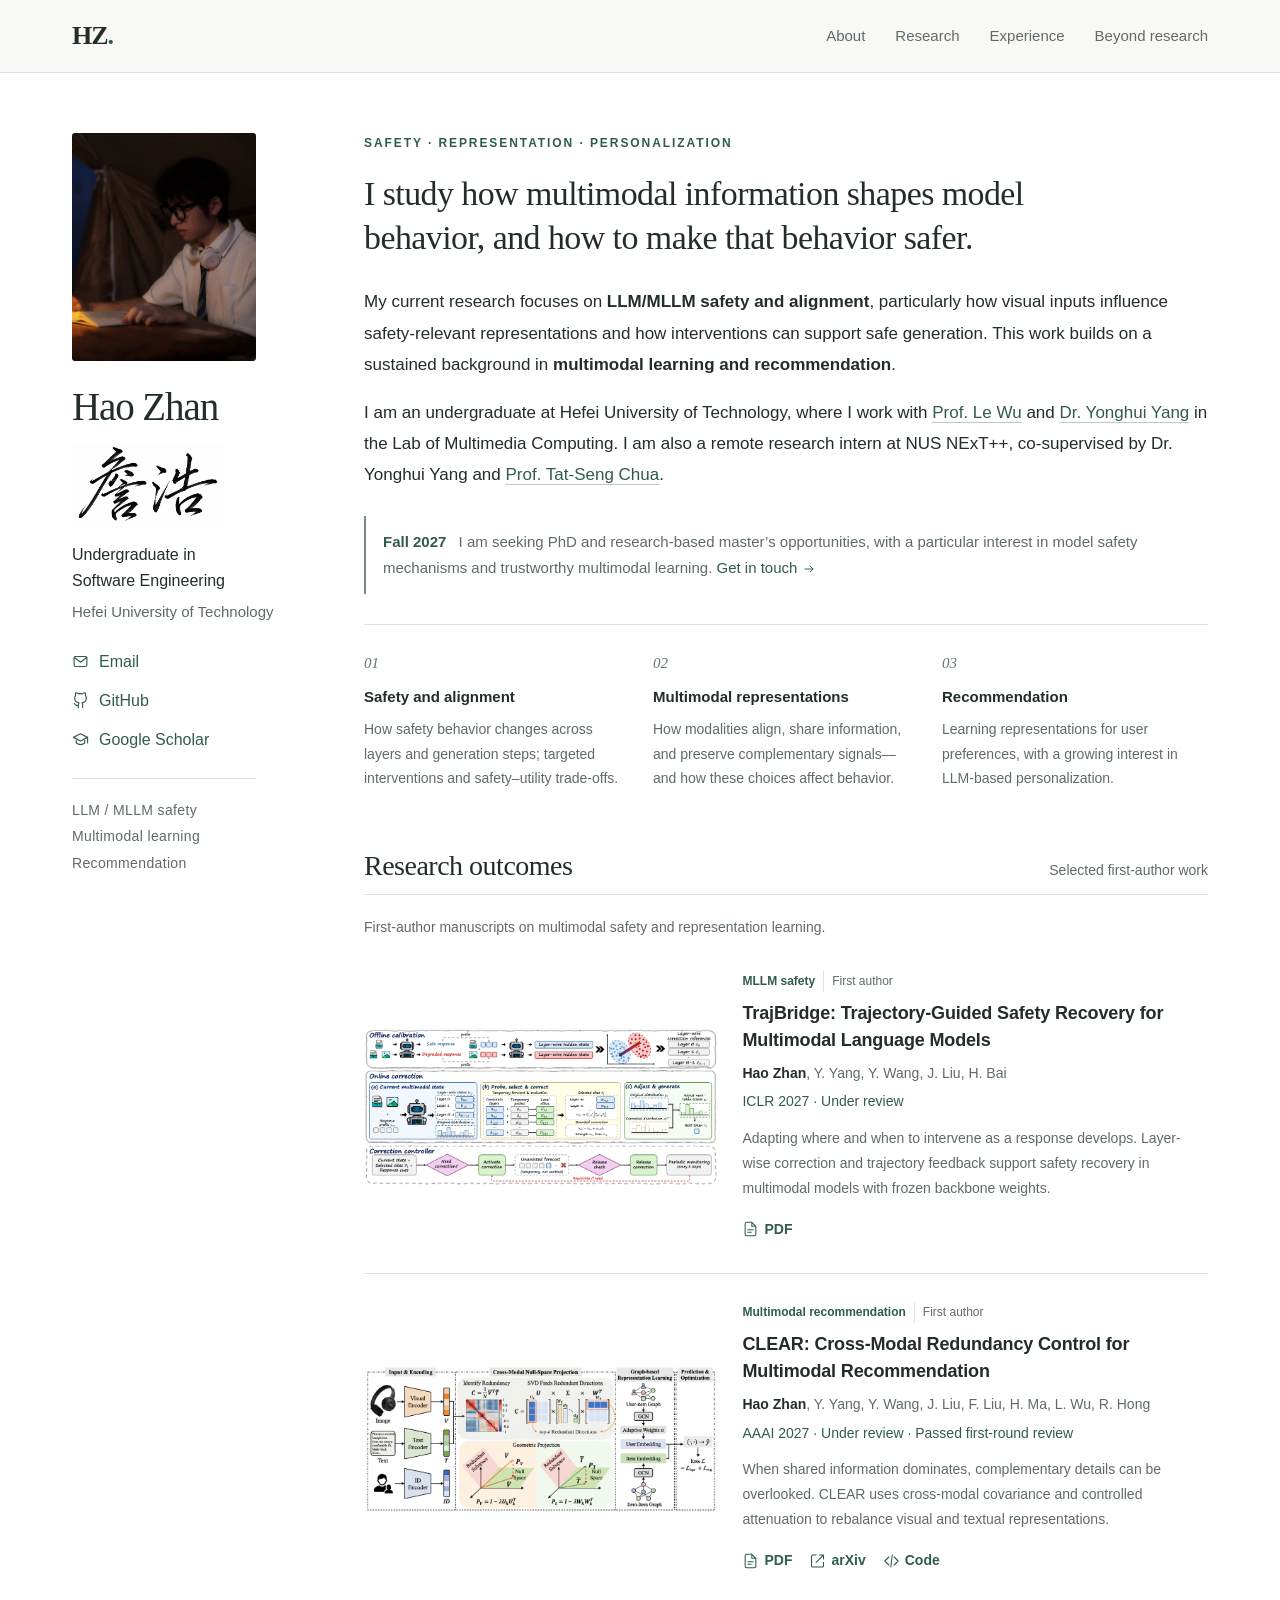
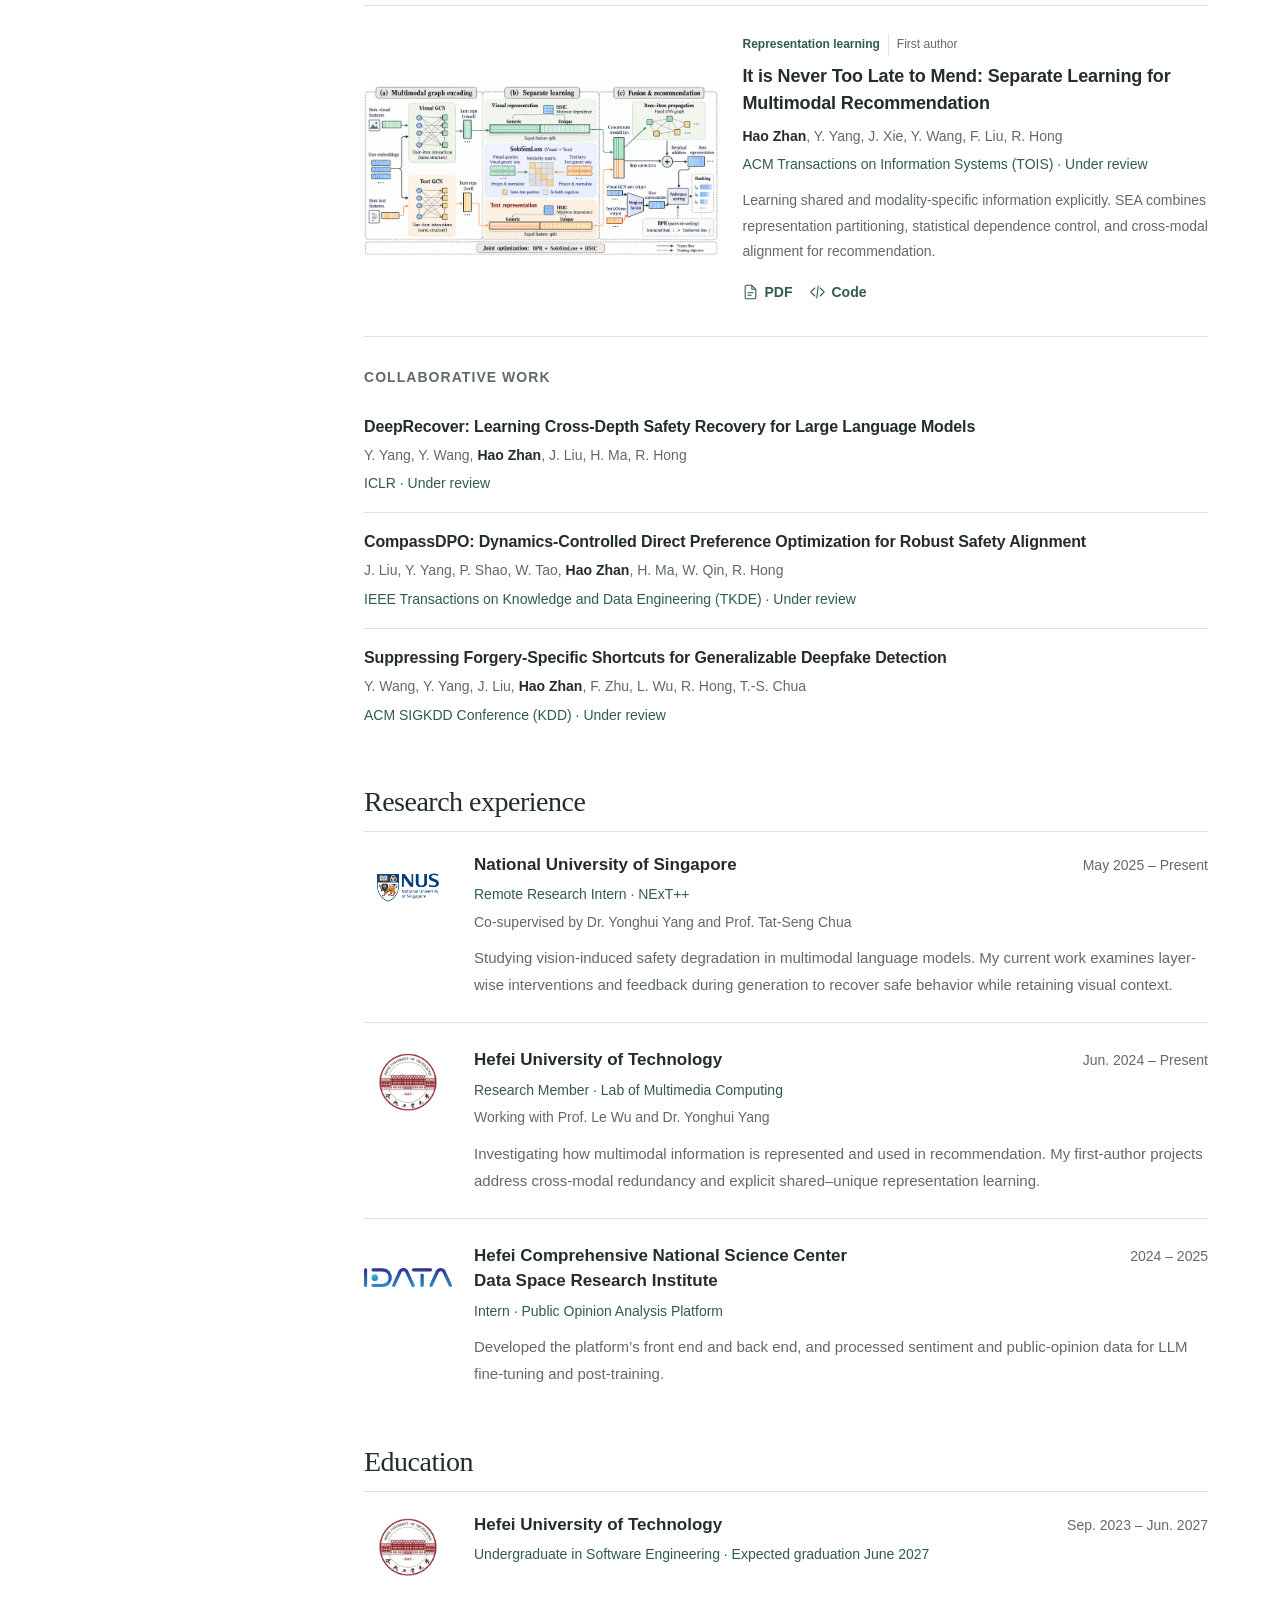
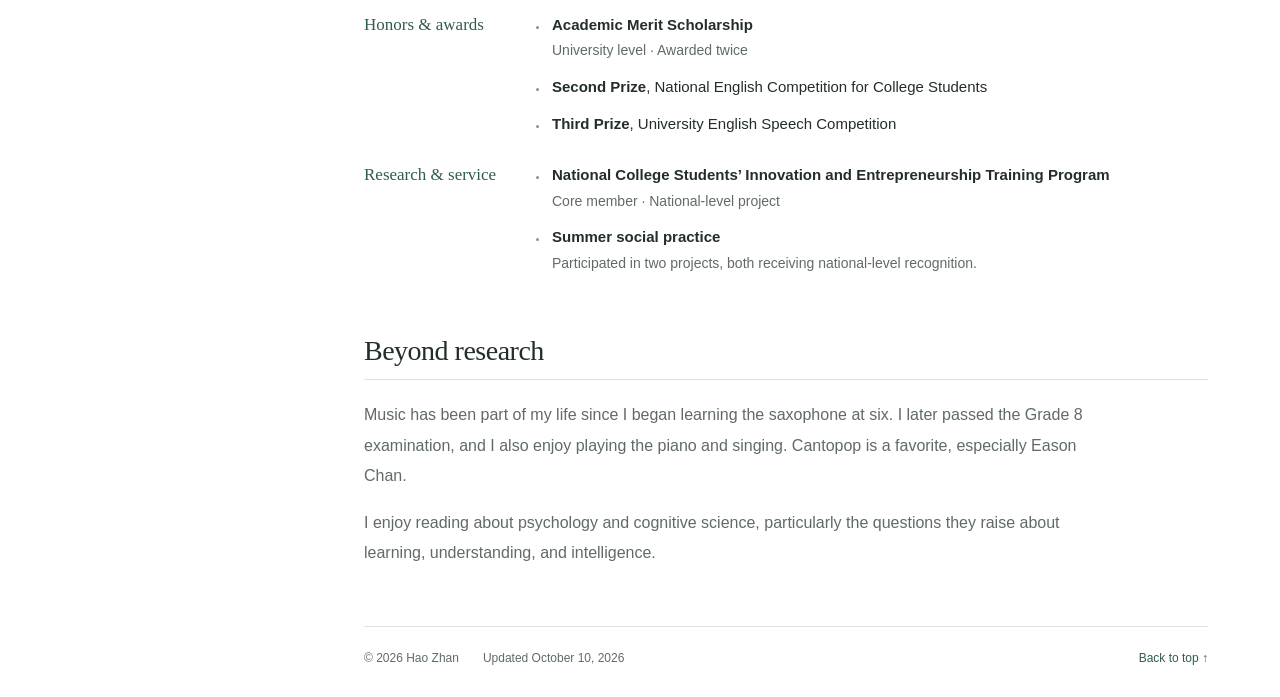
<file: index.html>
<!DOCTYPE html>
<html lang="en">
<head>
    <meta charset="UTF-8">
    <meta name="viewport" content="width=device-width, initial-scale=1">
    <meta name="description" content="Hao Zhan studies LLM and multimodal LLM safety and alignment, with a background in multimodal representation learning and recommendation.">
    <meta name="theme-color" content="#f8f9f6">
    <meta property="og:title" content="Hao Zhan | Multimodal Learning and LLM Safety">
    <meta property="og:description" content="Research on safe multimodal generation, representation learning, and recommendation.">
    <meta property="og:type" content="website">
    <link rel="icon" href="assets/favicon.svg" type="image/svg+xml">
    <style>/* Quiet typography, generous text measure, and a restrained evergreen accent. */
    :root{--paper:#fff;--wash:#f8f9f6;--ink:#232d29;--muted:#606b65;--accent:#315c4d;--line:#dce2dc;--serif:Georgia,'Times New Roman',serif;--sans:-apple-system,BlinkMacSystemFont,'Segoe UI',Arial,sans-serif}
    *{box-sizing:border-box}
    html{scroll-behavior:smooth;scroll-padding-top:98px}
    body{margin:0;background:var(--paper);color:var(--ink);font:16px/1.75 var(--sans);-webkit-font-smoothing:antialiased}
    a{color:var(--accent);text-decoration:none;text-underline-offset:4px;text-decoration-thickness:1px}
    a:hover{text-decoration:underline}
    a:focus-visible{outline:2px solid var(--accent);outline-offset:5px;border-radius:2px}
    ::selection{background:#dce9de;color:#182d24}
    p,h1,h2,h3,ol,ul,figure{margin:0}
    p+p{margin-top:16px}
    strong{font-weight:600}
    .icon{width:17px;height:17px;flex:0 0 17px;vertical-align:-3px}
    .skip-link{position:fixed;z-index:20;left:20px;top:-70px;padding:8px 16px;background:var(--paper);border:1px solid var(--accent)}
    .skip-link:focus{top:12px}
    .site-header{position:sticky;top:0;z-index:10;background:#f8f9f6f7;border-bottom:1px solid var(--line)}
    .header-inner{max-width:1200px;margin:auto;min-height:72px;display:flex;align-items:center;justify-content:space-between;padding:0 32px}
    .wordmark{color:var(--ink);font:700 26px/1 var(--serif);letter-spacing:-1px}
    .wordmark span{color:var(--accent)}
    .wordmark:hover{text-decoration:none}
    nav{display:flex;gap:30px;align-items:center}
    nav a{font-size:15px;color:var(--muted);padding:14px 0}
    nav a:hover{color:var(--accent)}
    .page{display:grid;grid-template-columns:220px minmax(0,1fr);gap:72px;max-width:1200px;padding:60px 32px 0;margin:auto}
    .profile{min-width:0}
    .profile-inner{position:sticky;top:110px}
    .portrait{display:block;width:184px;height:228px;object-fit:cover;object-position:80% center;border-radius:3px;margin-bottom:24px;background:var(--wash)}
    h1{font:400 39px/1.15 var(--serif);letter-spacing:-1.1px;margin-bottom:16px}
    .role{font-size:16px;line-height:1.6}
    .affiliation{color:var(--muted);font-size:15px;line-height:1.6;margin-top:6px}
    .profile-links{display:flex;flex-direction:column;gap:11px;margin:24px 0}
    .profile-links a{display:flex;align-items:center;gap:10px;width:fit-content;font-size:16px}
    .profile-note{border-top:1px solid var(--line);padding-top:18px;font-size:14px;line-height:1.9;color:var(--muted);letter-spacing:.025em;max-width:184px}
    main{min-width:0}
    main:focus{outline:none}
    section{margin-bottom:58px}
    .eyebrow{font-size:12px;font-weight:650;text-transform:uppercase;letter-spacing:.16em;color:var(--accent);margin-bottom:18px}
    .intro{font:400 clamp(27px,2.65vw,35px)/1.3 var(--serif);letter-spacing:-.55px;margin:0 0 26px;max-width:770px;text-wrap:pretty}
    .about>p:not(.eyebrow){font-size:17px;line-height:1.85}
    .about>p a:not(.opportunity a){text-decoration:underline;text-decoration-color:#bdccc2}
    .about .opportunity{margin-top:25px;padding:13px 0 13px 17px;border-left:2px solid #718d7e;color:var(--muted);font-size:15px!important;line-height:1.75!important}
    .small-label{color:var(--accent);font-weight:650;margin-right:8px;white-space:nowrap}
    .opportunity a{display:inline-block;white-space:nowrap}
    .opportunity .icon{width:14px;height:14px;vertical-align:-3px}
    .interests{display:grid;grid-template-columns:repeat(3,minmax(0,1fr));gap:23px;margin-top:30px;padding-top:24px;border-top:1px solid var(--line)}
    .interest-number{font:italic 15px var(--serif);color:#637969}
    .interests h3{font-size:15px;line-height:1.45;margin:9px 0}
    .interests p{font-size:14px;color:var(--muted);line-height:1.75}
    .section-heading{display:flex;justify-content:space-between;align-items:baseline;gap:16px;border-bottom:1px solid var(--line);padding-bottom:12px;margin-bottom:20px}
    .section-heading h2{font:400 28px/1.2 var(--serif);letter-spacing:-.5px}
    .section-heading>span{font-size:14px;color:var(--muted);text-align:right}
    .section-note{font-size:14px;color:var(--muted);margin-bottom:3px}
    .papers{list-style:none;padding:0}
    .paper{display:grid;grid-template-columns:minmax(0,42%) minmax(0,1fr);gap:24px;padding:28px 0;border-bottom:1px solid var(--line);align-items:start;scroll-margin-top:100px}
    .paper-figure{display:block;align-self:center;width:100%;margin:0;line-height:0}
    .paper-figure:hover{text-decoration:none}
    .paper-figure img{display:block;width:100%;height:auto}
    .paper-kicker{display:flex;gap:8px;align-items:center;flex-wrap:wrap;font-size:12px;font-weight:600;color:var(--accent);margin-bottom:8px}
    .paper-kicker span{font-weight:400;color:var(--muted);border-left:1px solid var(--line);padding-left:8px}
    .paper h3,.collaborative h3{font-size:18px;font-weight:600;line-height:1.5;letter-spacing:-.15px;text-wrap:pretty}
    .authors{font-size:14px;line-height:1.7;color:var(--muted);margin-top:8px}
    .authors strong{color:var(--ink);font-weight:650}
    .venue{font-size:14px;line-height:1.65;color:var(--accent);margin-top:5px}
    .paper-summary{font-size:14px;line-height:1.8;color:var(--muted);margin-top:12px}
    .paper-links{display:flex;flex-wrap:wrap;gap:8px 18px;margin-top:12px}
    .paper-links a{display:inline-flex;align-items:center;gap:5px;font-size:14px;font-weight:600;min-height:32px}
    .paper-links .icon{width:16px;height:16px}
    .subheading{font-size:14px;font-weight:650;color:var(--muted);letter-spacing:.075em;text-transform:uppercase;margin:28px 0 8px}
    .collaborative{list-style:none;padding:0}
    .collaborative li{padding:17px 0;border-bottom:1px solid var(--line)}
    .collaborative li:last-child{border-bottom:0;padding-bottom:0}
    .collaborative h3{font-size:16px}
    .collaborative .authors{margin-top:5px}
    .experience-entry{padding:0 0 24px;margin-bottom:24px;border-bottom:1px solid var(--line)}
    .experience-entry:last-child{border-bottom:0;padding-bottom:0;margin-bottom:0}
    .institution{display:grid;grid-template-columns:88px minmax(0,1fr);gap:22px;align-items:start}
    .institution-mark{width:88px;min-height:68px;display:flex;align-items:center;justify-content:center;padding-top:2px}
    .institution-mark img{display:block;width:88px;height:68px;object-fit:contain}
    .institution-mark img[src$="hfut-logo.png"]{width:60px;height:60px}
    .institution-mark img[src$="idata.png"]{height:52px}
    .institution-content{min-width:0}
    .institution-content>p:last-child:not(.entry-role):not(.entry-advisors){font-size:15px;line-height:1.8;margin-top:10px;color:var(--muted)}
    .entry-top{display:flex;align-items:baseline;justify-content:space-between;gap:18px}
    .entry-top h3{font-size:17px;font-weight:600;line-height:1.5}
    .date{font-size:14px;color:var(--muted);white-space:nowrap;flex-shrink:0}
    .entry-role{font-size:14px;color:var(--accent);margin-top:5px}
    .entry-advisors{font-size:14px;color:var(--muted);margin-top:3px}
    .experience-entry>p:last-child:not(.entry-role):not(.entry-advisors){font-size:15px;line-height:1.8;margin-top:10px;color:var(--muted)}
    .recognition{margin-top:32px;display:grid;gap:26px}
    .recognition-group{display:grid;grid-template-columns:145px minmax(0,1fr);gap:26px;align-items:baseline}
    .recognition-group h3{font:400 17px/1.5 var(--serif);color:var(--accent)}
    .recognition-list{padding:0 0 0 13px;list-style:disc;margin:0;font-size:15px;line-height:1.7}
    .recognition-list li{padding-left:4px;margin:0 0 11px}
    .recognition-list li:last-child{margin-bottom:0}
    .recognition-list li::marker{color:#85978a;font-size:9px}
    .recognition-list strong{font-weight:600}
    .recognition-detail{display:block;color:var(--muted);font-size:14px;margin-top:2px}
    #beyond p{font-size:16px;line-height:1.9;max-width:740px;color:var(--muted)}
    footer{display:flex;flex-wrap:wrap;gap:10px 24px;border-top:1px solid var(--line);padding:21px 0 28px;font-size:12px;color:var(--muted)}
    footer a{margin-left:auto}
    @media(min-width:1500px){.page{padding-top:70px}}
    @media(max-width:1100px){.page{grid-template-columns:190px minmax(0,1fr);gap:42px}.paper{grid-template-columns:minmax(0,42%) minmax(0,1fr);gap:20px}.interests{gap:17px}.entry-top{display:block}.date{margin-top:4px}}
    @media(max-width:820px){
        html{scroll-padding-top:90px}.header-inner{min-height:64px;padding:0 24px}nav{gap:22px}nav a{font-size:14px}
        .page{display:block;padding:32px 24px 0;max-width:780px}.profile{border-bottom:1px solid var(--line);padding-bottom:24px;margin-bottom:32px}
        .profile-inner{position:static;display:grid;grid-template-columns:110px minmax(0,1fr);gap:0 23px}.portrait{width:110px;height:142px;grid-row:1/3;margin:0}.identity h1{font-size:34px;margin:3px 0 9px}.role br{display:none}.role{font-size:15px}.affiliation{font-size:14px}
        .profile-links{grid-column:2;flex-direction:row;flex-wrap:wrap;gap:5px 18px;margin:12px 0 0}.profile-links a{font-size:14px;gap:6px;min-height:26px}.profile-links .icon{width:14px;height:14px;flex-basis:14px}.profile-note{display:none}
        .intro{font-size:31px;max-width:650px}.about>p:not(.eyebrow){font-size:17px}.paper{grid-template-columns:minmax(0,42%) minmax(0,1fr);gap:24px}.entry-top{display:flex}.date{margin-top:0}.section-heading h2{font-size:26px}section{margin-bottom:45px}
    }
    @media(max-width:560px){
        .header-inner{padding:0 20px;min-height:59px}.wordmark{font-size:23px}nav{gap:15px}nav a{font-size:12px;line-height:1.4}nav a:last-child{max-width:48px;text-align:center}
        .page{padding:27px 20px 0}.profile-inner{grid-template-columns:90px minmax(0,1fr);gap:0 18px}.portrait{width:90px;height:121px}.identity h1{font-size:31px;margin:0 0 7px}.role{font-size:14px}.affiliation{font-size:14px;line-height:1.5}.profile-links{grid-column:1/-1;margin-top:18px;gap:20px}.profile-links a{font-size:14px;min-height:30px}
        .eyebrow{font-size:12px;letter-spacing:.12em}.intro{font-size:28px;line-height:1.3}.about>p:not(.eyebrow){font-size:16px;line-height:1.85}.about .opportunity{font-size:14px!important}
        .interests{display:block;margin-top:25px;padding-top:7px}.interests article{display:grid;grid-template-columns:25px minmax(0,1fr);gap:0 8px;padding-top:16px}.interest-number{grid-row:1/3;margin-top:4px}.interests h3{margin:0 0 5px}.interests p{grid-column:2}
        .section-heading{gap:12px;margin-bottom:16px}.section-heading h2{font-size:25px}.section-heading>span{font-size:12px;max-width:96px;line-height:1.5}.section-note{font-size:14px}
        .paper{display:flex;flex-direction:column;gap:17px;padding:25px 0}.paper-figure{width:100%;margin:0}.paper-figure img{height:auto}.paper h3{font-size:18px}.paper-summary{font-size:15px}.paper-links a{min-height:38px;font-size:14px}.paper-kicker{font-size:14px}
        .entry-top{display:block}.date{margin-top:4px}.entry-top h3{font-size:16px}
        .recognition{margin-top:26px;gap:24px}.recognition-group{grid-template-columns:minmax(0,1fr);gap:10px}.recognition-list{font-size:15px}.recognition-group h3{font-size:18px}
        .institution{grid-template-columns:58px minmax(0,1fr);gap:14px}.institution-mark{width:58px;min-height:50px}.institution-mark img{width:58px;height:48px}.institution-mark img[src$="hfut-logo.png"]{width:48px;height:48px}.institution-mark img[src$="idata.png"]{height:40px}
        footer{font-size:12px;gap:7px 12px}footer a{margin-left:0}#beyond p{font-size:15px}
    }
    @media(prefers-reduced-motion:reduce){html{scroll-behavior:auto}*{transition:none!important}}
    @media print{
        .site-header,.skip-link,.opportunity,.paper-links,footer a{display:none}.page{display:block;max-width:none;padding:0}.profile-inner{position:static}.profile{margin-bottom:20px}.portrait{float:right;width:70px;height:90px}.profile-links{flex-direction:row}.profile-note{display:none}.profile-links a{font-size:10px}body{font-size:11px}.intro{font-size:24px}section{margin-bottom:24px}.paper,.experience-entry{break-inside:avoid}.paper{grid-template-columns:150px 1fr}.paper-figure img{height:auto}.profile-links a[href^="mailto"]::after{content:" (2023213432@mail.hfut.edu.cn)"}.profile-links .icon{display:none}a{color:inherit}.site-header{position:static}
    }
    /* Frame the original signature's white margins without changing the image. */
    .signature{position:relative;width:152px;max-width:100%;aspect-ratio:1120/630;overflow:hidden;margin:-4px 0 15px;line-height:0}
    .signature img{position:absolute;display:block;width:158.393%;max-width:none;height:auto;left:-28.571%;top:-20.635%}
    @media(max-width:820px){.signature{width:114px;margin:0 0 10px}}
    @media(max-width:560px){.signature{width:100px;margin:0 0 9px}}
    @media print{.signature{width:100px;margin:0 0 8px}}
    </style>
    <title>Hao Zhan | Academic Homepage</title>
</head>
<body id="top">
<a class="skip-link" href="#main">Skip to content</a>
<header class="site-header">
    <div class="header-inner"><a class="wordmark" href="#top" aria-label="Hao Zhan home">HZ<span>.</span></a>
        <nav aria-label="Main navigation"><a href="#about">About</a><a href="#research">Research</a><a href="#experience">Experience</a><a href="#beyond">Beyond research</a></nav>
    </div>
</header>
<div class="page">
    <aside class="profile" aria-label="Profile and contact">
        <div class="profile-inner">
            <img class="portrait" src="assets/profile.jpg" width="1440" height="960" alt="Hao Zhan reading beside a lamp">
            <div class="identity"><h1>Hao Zhan</h1><figure class="signature"><img src="assets/signature-zhan-hao.png" width="1774" height="887" alt="詹浩 — handwritten signature" decoding="async"></figure><p class="role">Undergraduate in<br>Software Engineering</p><p class="affiliation">Hefei University of Technology</p></div>
            <div class="profile-links">
                <a href="mailto:2023213432@mail.hfut.edu.cn"><svg class="icon" viewBox="0 0 24 24" fill="none" stroke="currentColor" stroke-width="1.6" stroke-linecap="round" stroke-linejoin="round" aria-hidden="true"><rect x="3" y="5" width="18" height="14" rx="2"/><path d="m3 6 9 7 9-7"/></svg> Email</a>
                <a href="https://github.com/ZhLya4ever"><svg class="icon" viewBox="0 0 24 24" fill="none" stroke="currentColor" stroke-width="1.6" stroke-linecap="round" stroke-linejoin="round" aria-hidden="true"><path d="M9 19c-4.3 1.3-4.3-2.2-6-2.7M15 22v-3.9a3.4 3.4 0 0 0-.9-2.7c3-.3 6.1-1.5 6.1-6.8a5.3 5.3 0 0 0-1.4-3.7 4.9 4.9 0 0 0-.1-3.7S17.5.8 15 2.6a12.8 12.8 0 0 0-6 0C6.5.8 5.3 1.2 5.3 1.2a4.9 4.9 0 0 0-.1 3.7 5.3 5.3 0 0 0-1.4 3.7c0 5.3 3.1 6.5 6.1 6.8a3.4 3.4 0 0 0-.9 2.7V22"/></svg> GitHub</a>
                <a href="https://scholar.google.com/citations?user=pN___GIAAAAJ&amp;hl=en"><svg class="icon" viewBox="0 0 24 24" fill="none" stroke="currentColor" stroke-width="1.6" stroke-linecap="round" stroke-linejoin="round" aria-hidden="true"><path d="m2 9 10-5 10 5-10 5-10-5Zm4 2v6c4 3 8 3 12 0v-6M22 9v8"/></svg> Google Scholar</a>
            </div>
            <p class="profile-note">LLM / MLLM safety<br>Multimodal learning<br>Recommendation</p>
        </div>
    </aside>
    <main id="main" tabindex="-1">
        <section id="about" class="about">
            <p class="eyebrow">Safety · Representation · Personalization</p>
            <h2 class="intro">I study how multimodal information shapes model behavior, and how to make that behavior safer.</h2>
            <p>My current research focuses on <strong>LLM/MLLM safety and alignment</strong>, particularly how visual inputs influence safety-relevant representations and how interventions can support safe generation. This work builds on a sustained background in <strong>multimodal learning and recommendation</strong>.</p>
            <p>I am an undergraduate at Hefei University of Technology, where I work with <a href="https://le-wu.com/">Prof. Le Wu</a> and <a href="https://yimutianyang.github.io/">Dr. Yonghui Yang</a> in the Lab of Multimedia Computing. I am also a remote research intern at NUS NExT++, co-supervised by Dr. Yonghui Yang and <a href="https://www.chuatatseng.com/">Prof. Tat-Seng Chua</a>.</p>
            <p class="opportunity"><span class="small-label">Fall 2027</span> I am seeking PhD and research-based master’s opportunities, with a particular interest in model safety mechanisms and trustworthy multimodal learning. <a href="mailto:2023213432@mail.hfut.edu.cn">Get in touch <svg class="icon" viewBox="0 0 24 24" fill="none" stroke="currentColor" stroke-width="1.6" stroke-linecap="round" stroke-linejoin="round" aria-hidden="true"><path d="M5 12h14m-5-5 5 5-5 5"/></svg></a></p>
            <div class="interests" aria-label="Research interests">
                <article><span class="interest-number">01</span><h3>Safety and alignment</h3><p>How safety behavior changes across layers and generation steps; targeted interventions and safety–utility trade-offs.</p></article>
                <article><span class="interest-number">02</span><h3>Multimodal representations</h3><p>How modalities align, share information, and preserve complementary signals—and how these choices affect behavior.</p></article>
                <article><span class="interest-number">03</span><h3>Recommendation</h3><p>Learning representations for user preferences, with a growing interest in LLM-based personalization.</p></article>
            </div>
        </section>
        <section id="research">
            <div class="section-heading"><h2>Research outcomes</h2><span>Selected first-author work</span></div>
            <p class="section-note">First-author manuscripts on multimodal safety and representation learning.</p>
            <ol class="papers"><li class="paper" id="trajbridge">
                <a class="paper-figure" href="assets/trajbridge.png" target="_blank" rel="noopener" aria-label="View TRAJBRIDGE method figure in a new tab"><img src="assets/trajbridge.png" alt="TrajBridge framework showing offline calibration, online correction, and a generation controller." loading="lazy"></a>
                <div class="paper-body"><div class="paper-kicker">MLLM safety <span>First author</span></div>
                    <h3>TrajBridge: Trajectory-Guided Safety Recovery for Multimodal Language Models</h3><p class="authors"><strong>Hao Zhan</strong>, Y. Yang, Y. Wang, J. Liu, H. Bai</p><p class="venue">ICLR 2027 · Under review</p>
                    <p class="paper-summary">Adapting where and when to intervene as a response develops. Layer-wise correction and trajectory feedback support safety recovery in multimodal models with frozen backbone weights.</p><div class="paper-links"><a href="assets/trajbridge.pdf" download="TrajBridge - Trajectory-Guided Safety Recovery for Multimodal Language Models.pdf" title="Download TrajBridge - Trajectory-Guided Safety Recovery for Multimodal Language Models.pdf"><svg class="icon" viewBox="0 0 24 24" fill="none" stroke="currentColor" stroke-width="1.6" stroke-linecap="round" stroke-linejoin="round" aria-hidden="true"><path d="M14 2H6a2 2 0 0 0-2 2v16a2 2 0 0 0 2 2h12a2 2 0 0 0 2-2V8Zm0 0v6h6M8 13h8M8 17h5"/></svg> PDF</a></div>
                    <!-- Add verified arXiv and Code links beside PDF when public URLs are available. -->
                </div></li><li class="paper" id="clear">
                <a class="paper-figure" href="assets/clear.png" target="_blank" rel="noopener" aria-label="View CLEAR method figure in a new tab"><img src="assets/clear.png" alt="CLEAR framework showing cross-modal covariance, singular value decomposition, and soft projection." loading="lazy"></a>
                <div class="paper-body"><div class="paper-kicker">Multimodal recommendation <span>First author</span></div>
                    <h3>CLEAR: Cross-Modal Redundancy Control for Multimodal Recommendation</h3><p class="authors"><strong>Hao Zhan</strong>, Y. Yang, Y. Wang, J. Liu, F. Liu, H. Ma, L. Wu, R. Hong</p><p class="venue">AAAI 2027 · Under review · Passed first-round review</p>
                    <p class="paper-summary">When shared information dominates, complementary details can be overlooked. CLEAR uses cross-modal covariance and controlled attenuation to rebalance visual and textual representations.</p><div class="paper-links"><a href="assets/clear.pdf" download="CLEAR - Cross-Modal Redundancy Control for Multimodal Recommendation.pdf" title="Download CLEAR - Cross-Modal Redundancy Control for Multimodal Recommendation.pdf"><svg class="icon" viewBox="0 0 24 24" fill="none" stroke="currentColor" stroke-width="1.6" stroke-linecap="round" stroke-linejoin="round" aria-hidden="true"><path d="M14 2H6a2 2 0 0 0-2 2v16a2 2 0 0 0 2 2h12a2 2 0 0 0 2-2V8Zm0 0v6h6M8 13h8M8 17h5"/></svg> PDF</a>
                        <a href="https://arxiv.org/abs/2603.01536" target="_blank" rel="noopener noreferrer" aria-label="Read CLEAR on arXiv (opens in a new tab)"><svg class="icon" viewBox="0 0 24 24" fill="none" stroke="currentColor" stroke-width="1.6" stroke-linecap="round" stroke-linejoin="round" aria-hidden="true"><path d="M15 3h6v6m0-6L10 14M21 14v5a2 2 0 0 1-2 2H5a2 2 0 0 1-2-2V5a2 2 0 0 1 2-2h5"/></svg> arXiv</a>
                        <a href="https://anonymous.4open.science/r/clear-F9B7" target="_blank" rel="noopener noreferrer" aria-label="View CLEAR code (opens in a new tab)"><svg class="icon" viewBox="0 0 24 24" fill="none" stroke="currentColor" stroke-width="1.6" stroke-linecap="round" stroke-linejoin="round" aria-hidden="true"><path d="m8 6-6 6 6 6m8-12 6 6-6 6m-3-15-2 18"/></svg> Code</a></div>
                </div></li><li class="paper" id="sea">
                <a class="paper-figure" href="assets/sea.png" target="_blank" rel="noopener" aria-label="View SEA method figure in a new tab"><img src="assets/sea.png" alt="SEA framework showing generic and unique representation channels, dependence control, and alignment." loading="lazy"></a>
                <div class="paper-body"><div class="paper-kicker">Representation learning <span>First author</span></div>
                    <h3>It is Never Too Late to Mend: Separate Learning for Multimodal Recommendation</h3><p class="authors"><strong>Hao Zhan</strong>, Y. Yang, J. Xie, Y. Wang, F. Liu, R. Hong</p><p class="venue">ACM Transactions on Information Systems (TOIS) · Under review</p>
                    <p class="paper-summary">Learning shared and modality-specific information explicitly. SEA combines representation partitioning, statistical dependence control, and cross-modal alignment for recommendation.</p><div class="paper-links"><a href="assets/sea.pdf" download="It is Never Too Late to Mend - Separate Learning for Multimodal Recommendation.pdf" title="Download It is Never Too Late to Mend - Separate Learning for Multimodal Recommendation.pdf"><svg class="icon" viewBox="0 0 24 24" fill="none" stroke="currentColor" stroke-width="1.6" stroke-linecap="round" stroke-linejoin="round" aria-hidden="true"><path d="M14 2H6a2 2 0 0 0-2 2v16a2 2 0 0 0 2 2h12a2 2 0 0 0 2-2V8Zm0 0v6h6M8 13h8M8 17h5"/></svg> PDF</a>
                        <a href="https://anonymous.4open.science/r/sea-EF63" target="_blank" rel="noopener noreferrer" aria-label="View SEA code (opens in a new tab)"><svg class="icon" viewBox="0 0 24 24" fill="none" stroke="currentColor" stroke-width="1.6" stroke-linecap="round" stroke-linejoin="round" aria-hidden="true"><path d="m8 6-6 6 6 6m8-12 6 6-6 6m-3-15-2 18"/></svg> Code</a></div>
                </div></li></ol>
            <h3 class="subheading">Collaborative work</h3><ul class="collaborative"><li><h3>DeepRecover: Learning Cross-Depth Safety Recovery for Large Language Models</h3><p class="authors">Y. Yang, Y. Wang, <strong>Hao Zhan</strong>, J. Liu, H. Ma, R. Hong</p><p class="venue">ICLR · Under review</p></li><li><h3>CompassDPO: Dynamics-Controlled Direct Preference Optimization for Robust Safety Alignment</h3><p class="authors">J. Liu, Y. Yang, P. Shao, W. Tao, <strong>Hao Zhan</strong>, H. Ma, W. Qin, R. Hong</p><p class="venue">IEEE Transactions on Knowledge and Data Engineering (TKDE) · Under review</p></li><li><h3>Suppressing Forgery-Specific Shortcuts for Generalizable Deepfake Detection</h3><p class="authors">Y. Wang, Y. Yang, J. Liu, <strong>Hao Zhan</strong>, F. Zhu, L. Wu, R. Hong, T.-S. Chua</p><p class="venue">ACM SIGKDD Conference (KDD) · Under review</p></li></ul>
        </section>
        <section id="experience">
            <div class="section-heading"><h2>Research experience</h2></div>
            <article class="experience-entry institution"><div class="institution-mark"><img src="assets/nus-logo.png" alt="National University of Singapore logo" loading="lazy"></div><div class="institution-content"><div class="entry-top"><h3>National University of Singapore</h3><p class="date">May 2025 – Present</p></div><p class="entry-role">Remote Research Intern · NExT++</p>
                <p class="entry-advisors">Co-supervised by Dr. Yonghui Yang and Prof. Tat-Seng Chua</p><p>Studying vision-induced safety degradation in multimodal language models. My current work examines layer-wise interventions and feedback during generation to recover safe behavior while retaining visual context.</p></div></article>
            <article class="experience-entry institution"><div class="institution-mark"><img src="assets/hfut-logo.png" alt="Hefei University of Technology logo" loading="lazy"></div><div class="institution-content"><div class="entry-top"><h3>Hefei University of Technology</h3><p class="date">Jun. 2024 – Present</p></div><p class="entry-role">Research Member · Lab of Multimedia Computing</p>
                <p class="entry-advisors">Working with Prof. Le Wu and Dr. Yonghui Yang</p><p>Investigating how multimodal information is represented and used in recommendation. My first-author projects address cross-modal redundancy and explicit shared–unique representation learning.</p></div></article>
            <article class="experience-entry institution"><div class="institution-mark"><img src="assets/idata.png" alt="Data Space Research Institute logo" loading="lazy"></div><div class="institution-content"><div class="entry-top"><h3>Hefei Comprehensive National Science Center<br>Data Space Research Institute</h3><p class="date">2024 – 2025</p></div><p class="entry-role">Intern · Public Opinion Analysis Platform</p><p>Developed the platform’s front end and back end, and processed sentiment and public-opinion data for LLM fine-tuning and post-training.</p></div></article>
        </section>
        <section id="education">
            <div class="section-heading"><h2>Education</h2></div><div class="institution education-entry"><div class="institution-mark"><img src="assets/hfut-logo.png" alt="Hefei University of Technology logo" loading="lazy"></div><div class="institution-content"><div class="entry-top"><h3>Hefei University of Technology</h3><p class="date">Sep. 2023 – Jun. 2027</p></div><p class="entry-role">Undergraduate in Software Engineering · Expected graduation June 2027</p></div></div>
            <div class="recognition" id="honors">
                <div class="recognition-group"><h3>Honors &amp; awards</h3>
                    <ul class="recognition-list">
                        <li><strong>Academic Merit Scholarship</strong><span class="recognition-detail">University level · Awarded twice</span></li>
                        <li><strong>Second Prize</strong>, National English Competition for College Students</li>
                        <li><strong>Third Prize</strong>, University English Speech Competition</li>
                    </ul>
                </div>
                <div class="recognition-group"><h3>Research &amp; service</h3>
                    <ul class="recognition-list">
                        <li><strong>National College Students’ Innovation and Entrepreneurship Training Program</strong><span class="recognition-detail">Core member · National-level project</span></li>
                        <li><strong>Summer social practice</strong><span class="recognition-detail">Participated in two projects, both receiving national-level recognition.</span></li>
                    </ul>
                </div>
            </div>
        </section>
        <section id="beyond">
            <div class="section-heading"><h2>Beyond research</h2></div>
            <p>Music has been part of my life since I began learning the saxophone at six. I later passed the Grade 8 examination, and I also enjoy playing the piano and singing. Cantopop is a favorite, especially Eason Chan.</p>
            <p>I enjoy reading about psychology and cognitive science, particularly the questions they raise about learning, understanding, and intelligence.</p>
        </section>
        <footer><span>© 2026 Hao Zhan</span><span>Updated October 10, 2026</span><a href="#top">Back to top ↑</a></footer>
    </main>
</div>
</body>
</html>
</file>
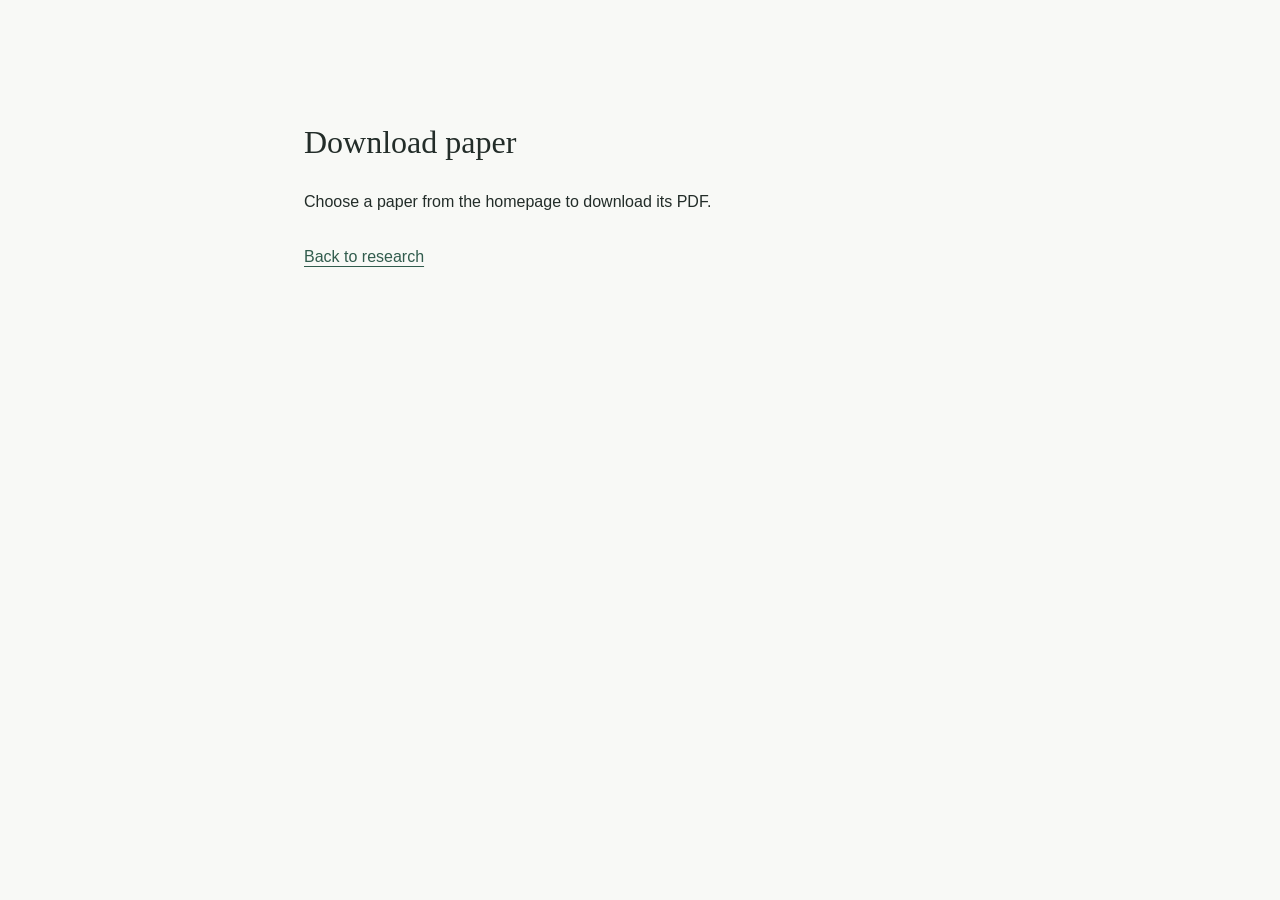
<file: download.html>
<!DOCTYPE html>
<html lang="en">
<head>
  <meta charset="UTF-8">
  <meta name="viewport" content="width=device-width, initial-scale=1">
  <meta name="robots" content="noindex">
  <title>Download paper | Hao Zhan</title>
  <style>
    *{box-sizing:border-box}
    body{margin:0;background:#f8f9f6;color:#232d29;font:16px/1.7 -apple-system,BlinkMacSystemFont,'Segoe UI',Arial,sans-serif}
    main{max-width:720px;margin:10vh auto;padding:32px 24px}
    h1{font:400 32px/1.3 Georgia,'Times New Roman',serif;margin:0 0 24px}
    p{margin:0 0 20px}
    a{color:#315c4d;text-underline-offset:4px}
    a:focus-visible{outline:2px solid #315c4d;outline-offset:4px}
    .download{display:inline-block;padding:10px 18px;background:#315c4d;color:#fff;border-radius:3px;text-decoration:none}
    [hidden]{display:none!important}
    .back{margin-top:28px}
  </style>
</head>
<body>
<main>
  <h1 id="paper-title">Download paper</h1>
  <p id="status" role="status">Choose a paper from the homepage to download its PDF.</p>
  <a id="download" class="download" hidden>Download PDF</a>
  <noscript>
    <p>Select a paper to download:</p>
    <ul>
      <li><a href="assets/trajbridge.pdf" download="TrajBridge - Trajectory-Guided Safety Recovery for Multimodal Language Models.pdf">TrajBridge PDF</a></li>
      <li><a href="assets/clear.pdf" download="CLEAR - Cross-Modal Redundancy Control for Multimodal Recommendation.pdf">CLEAR PDF</a></li>
      <li><a href="assets/sea.pdf" download="It is Never Too Late to Mend - Separate Learning for Multimodal Recommendation.pdf">SEA PDF</a></li>
    </ul>
  </noscript>
  <p class="back"><a href="index.html#research">Back to research</a></p>
</main>
<script>
  const papers = {
    trajbridge: { title: 'TrajBridge: Trajectory-Guided Safety Recovery for Multimodal Language Models', file: 'assets/trajbridge.pdf' },
    clear: { title: 'CLEAR: Cross-Modal Redundancy Control for Multimodal Recommendation', file: 'assets/clear.pdf' },
    sea: { title: 'It is Never Too Late to Mend: Separate Learning for Multimodal Recommendation', file: 'assets/sea.pdf' }
  };
  const key = new URLSearchParams(window.location.search).get('paper');
  if (Object.hasOwn(papers, key)) {
    const paper = papers[key];
    const link = document.getElementById('download');
    document.getElementById('paper-title').textContent = paper.title;
    document.title = 'Download ' + paper.title + ' | Hao Zhan';
    document.getElementById('status').textContent = 'Your download should start shortly. If it does not, select Download PDF below.';
    link.href = paper.file;
    link.download = paper.title.replace(':', ' -') + '.pdf';
    link.hidden = false;
    link.click();
  }
</script>
</body>
</html>
</file>
